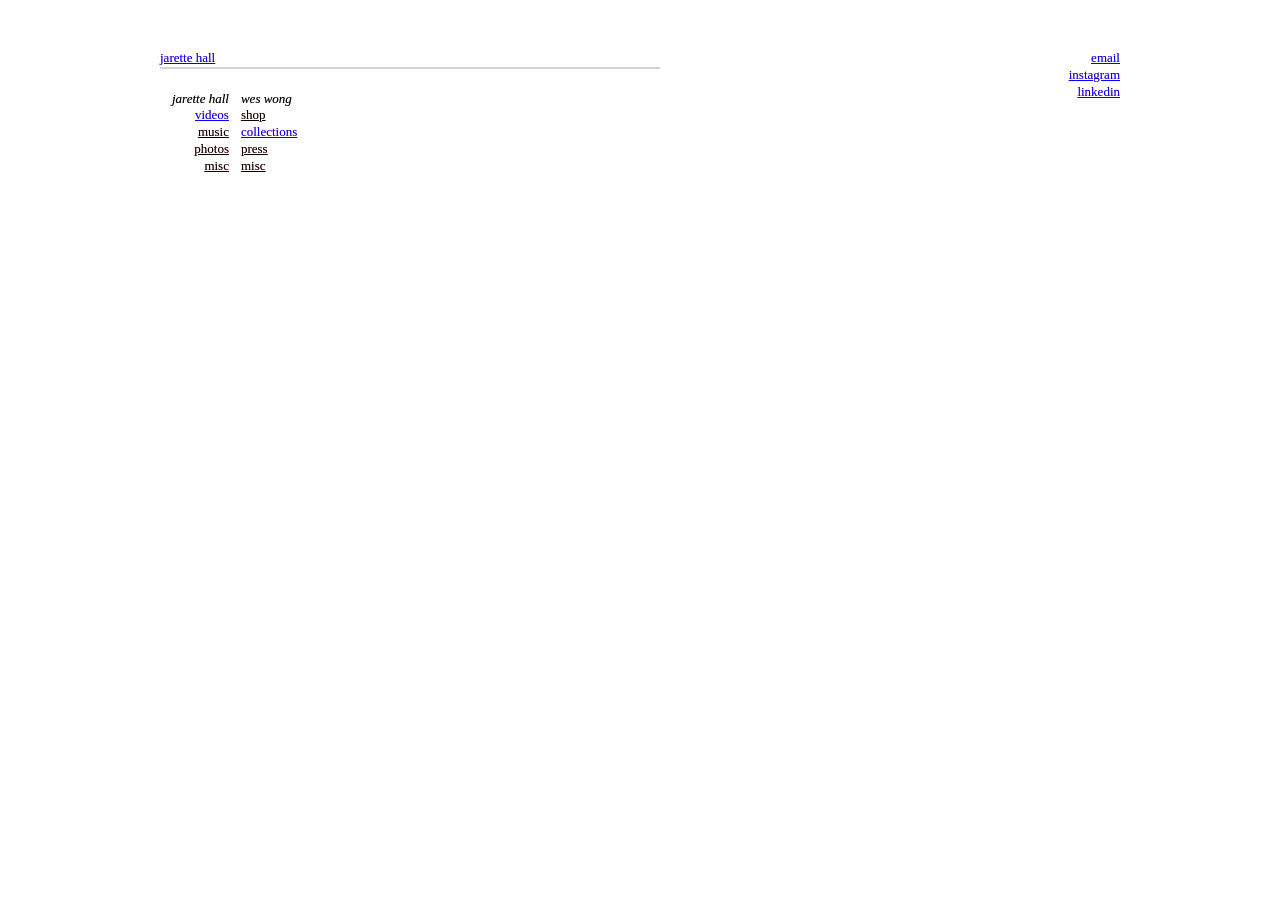
<file: index.html>
<html lang="en">
<head>
	<meta charset="utf-8" />
	<link rel="icon" href="/favicon.ico" />
	<meta name="viewport" content="width=device-width, initial-scale=1" />
	<meta name="theme-color" content="#000000" />
	<meta name="description" content="jarette hall" />
	<link rel="apple-touch-icon" href="/apple-touch-icon.png" />
	<link rel="stylesheet" href="/index.css">

	<title>jarette hall</title>
</head>
<body>
<header>
	<ul>
		<li>
			<a href="mailto:jarettehall@gmail.com">email</a>
		</li>
		<li>
			<a href="https://www.instagram.com/notweswong/"> instagram </a>
		</li>
		<li>
			<a href="https://linkedin.com/in/jarettehall/"> linkedin </a>
		</li>
	</ul>
</header>
<main>
	<h1><a href="/">jarette hall</a></h1>

	<div style="display: flex">
		<div style="text-align: right">
			<ul>
				<li style="font-style: italic">jarette hall</li>
				<li><a href="/videos">videos</a></li>	
				<li><a>music</a></li>
				<li><a>photos</a></li>
				<li><a>misc</a></li>
			</ul>
		</div>

		<div>
			<ul>
				<li style="font-style: italic">wes wong</li>
				<li><a>shop</a></li>
				<li><a href="/collections">collections</a></li>
				<li><a>press</a></li>
				<li><a>misc</a></li>
			</ul>
		</div>
	</div>
</main>
</body>
</html>
</file>
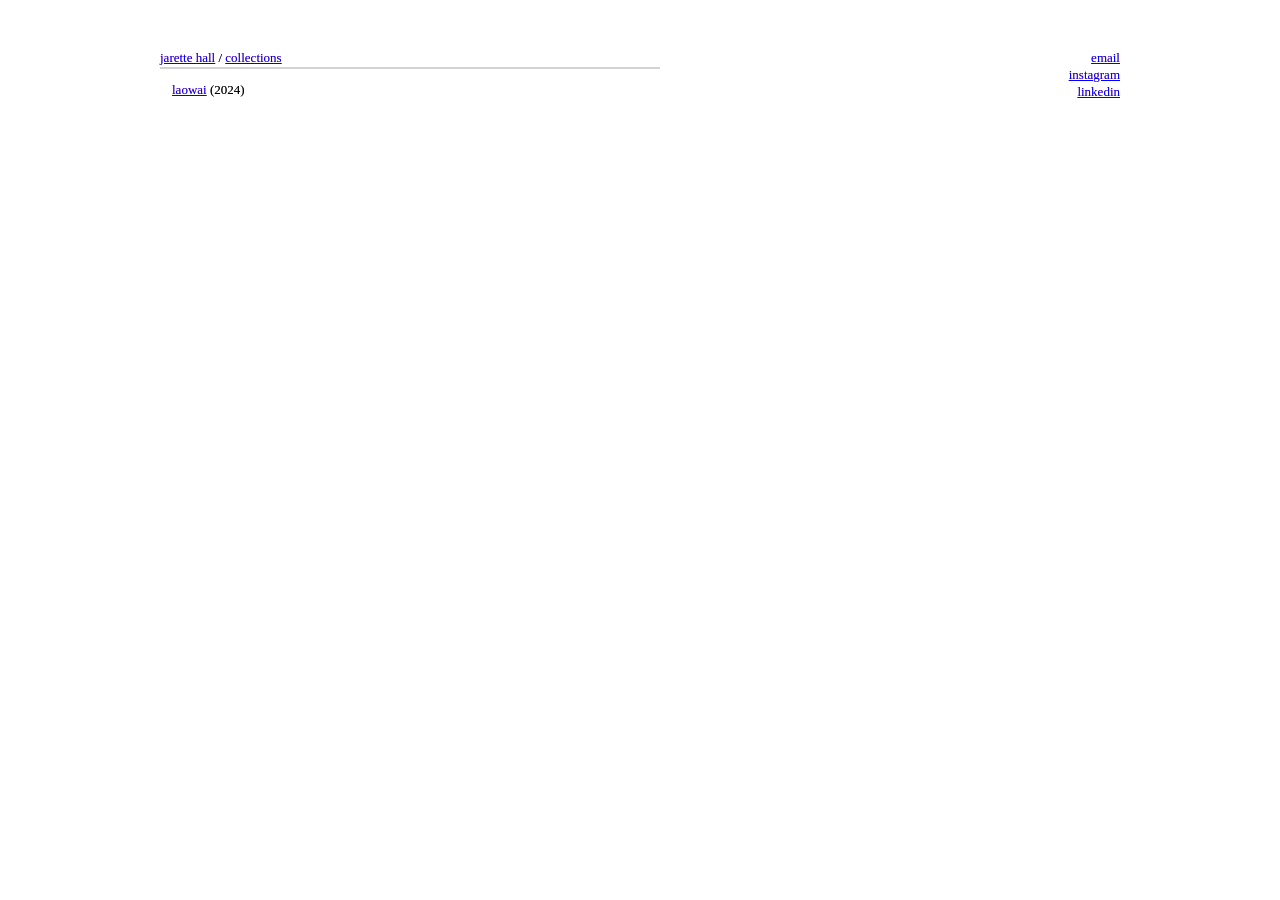
<file: collections/index.html>
<html lang="en">
<head>
	<meta charset="utf-8" />
	<link rel="icon" href="/favicon.ico" />
	<meta name="viewport" content="width=device-width, initial-scale=1" />
	<meta name="theme-color" content="#000000" />
	<meta name="description" content="jarette hall" />
	<link rel="apple-touch-icon" href="/apple-touch-icon.png" />
	<link rel="stylesheet" href="/index.css">

	<title>jarette hall / collections</title>
</head>
<body>
<header>
	<ul>
		<li>
			<a href="mailto:jarettehall@gmail.com">email</a>
		</li>
		<li>
			<a href="https://www.instagram.com/notweswong/"> instagram </a>
		</li>
		<li>
			<a href="https://linkedin.com/in/jarettehall/"> linkedin </a>
		</li>
	</ul>
</header>
<main>
	<h1><a href="/">jarette hall</a> / <a href="/collections">collections</a></h1>
<ul>
	<li>
		<a href="/collections/laowai">laowai</a> (2024)
	</li>
</ul>
</main>
</body>
</html>
</file>
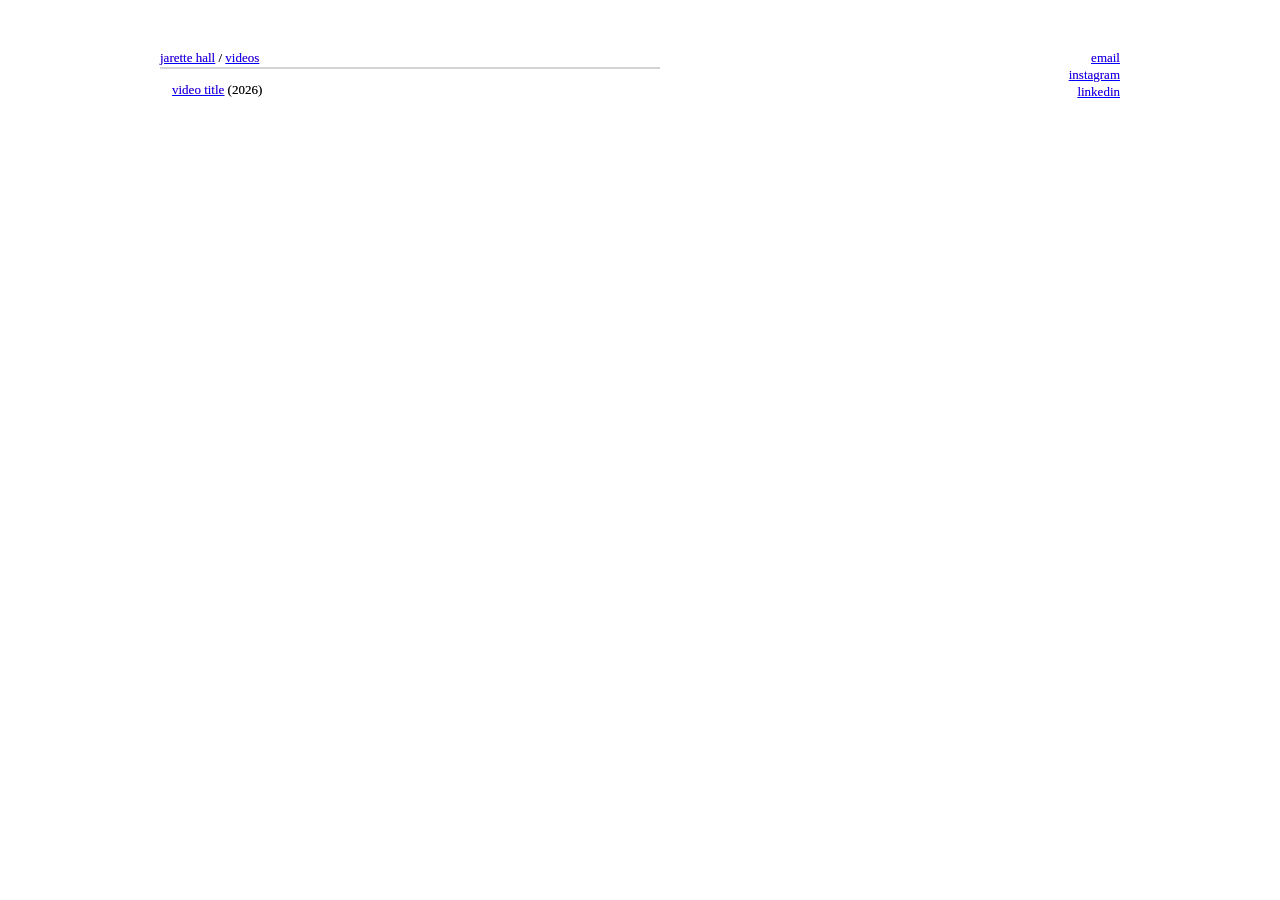
<file: videos/index.html>
<html lang="en">

<head>
	<meta charset="utf-8" />
	<link rel="icon" href="/favicon.ico" />

	<meta name="viewport" content="width=device-width, initial-scale=1" />

	<meta name="theme-color" content="#000000" />

	<meta name="description" content="jarette hall / videos" />

	<link rel="apple-touch-icon" href="/apple-touch-icon.png" />

	<link rel="stylesheet" href="/index.css">

	<title>jarette hall / videos</title>

</head>

<body>

<header>

	<ul>

		<li>

			<a href="mailto:jarettehall@gmail.com">email</a>

		</li>

		<li>
			<a href="https://www.instagram.com/notweswong/"> instagram </a>

		</li>

		<li>

			<a href="https://linkedin.com/in/jarettehall/"> linkedin </a>

		</li>

	</ul>

</header>

<main>

	<h1><a href="/">jarette hall</a> / <a href="/videos">videos</a></h1>

	<ul>
		<li><a href="">video title</a> (2026)</li>
	</ul>

</main>

</body>

</html>
</file>
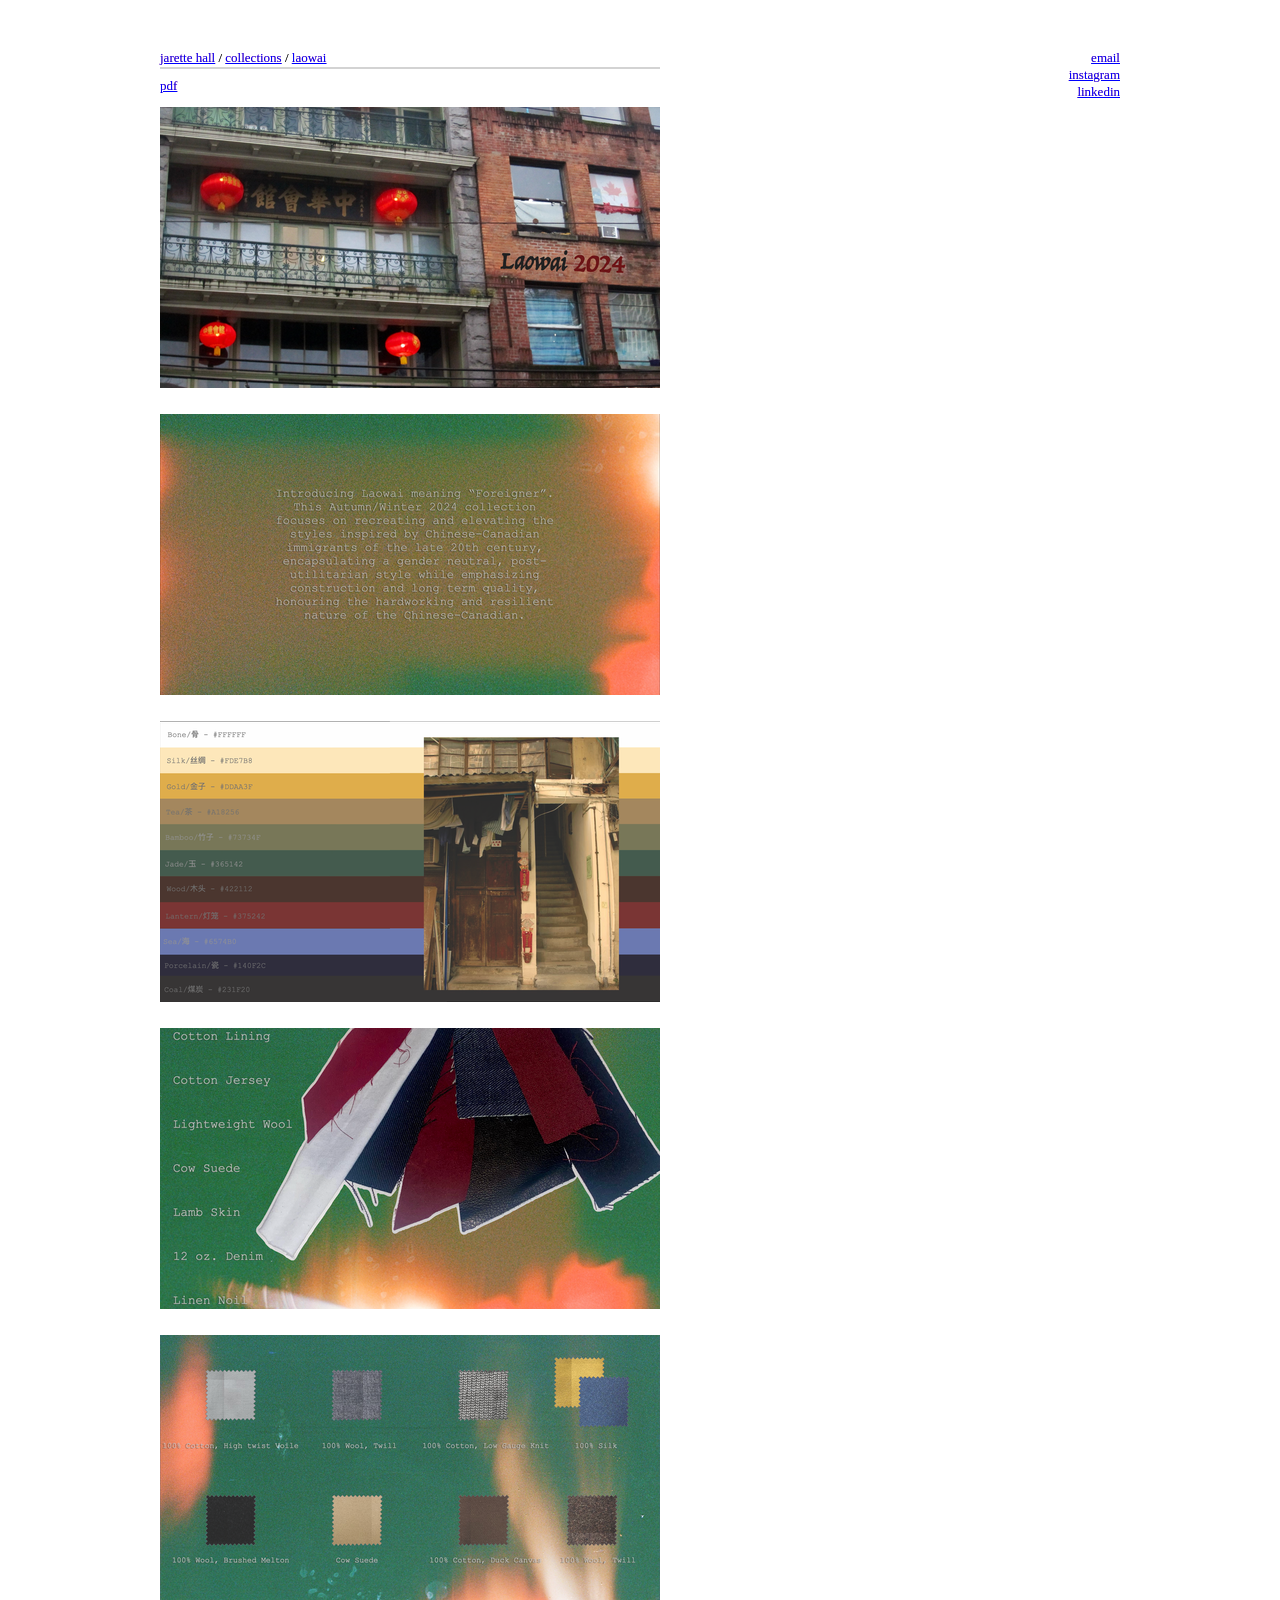
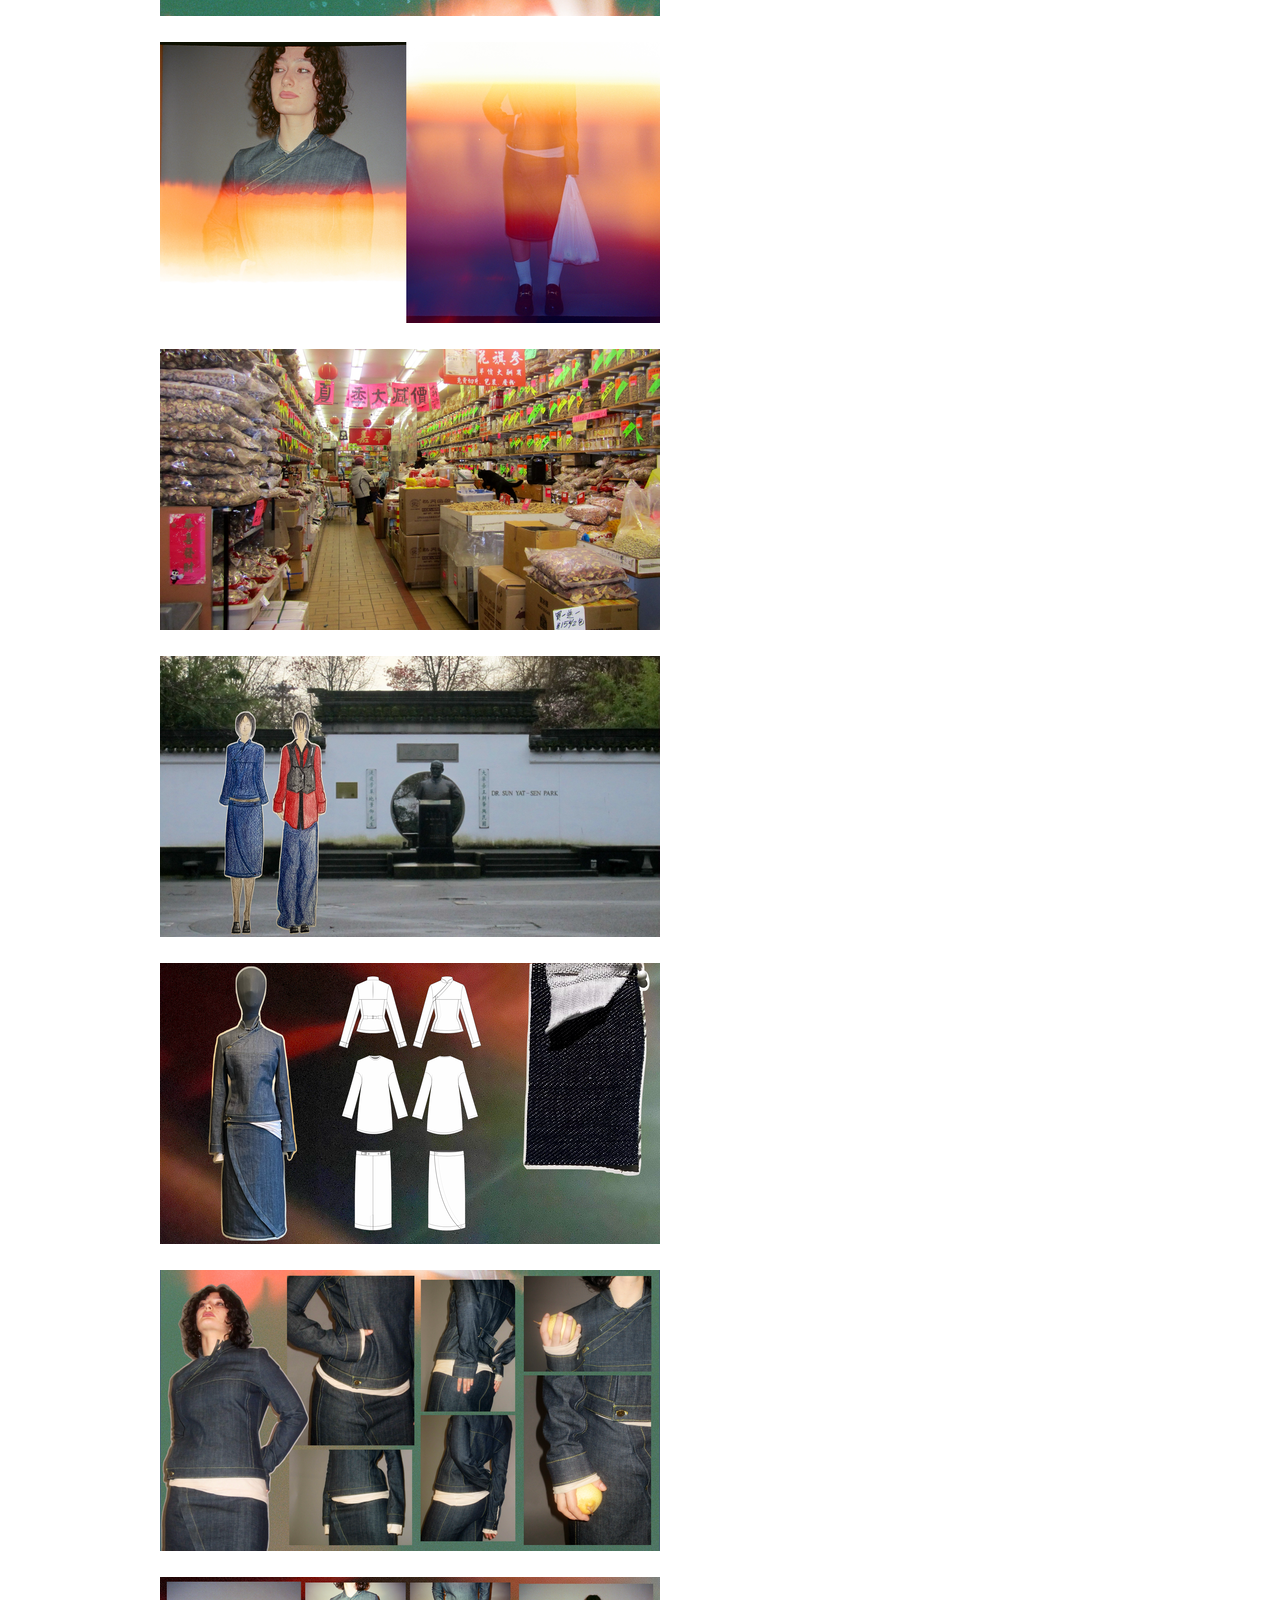
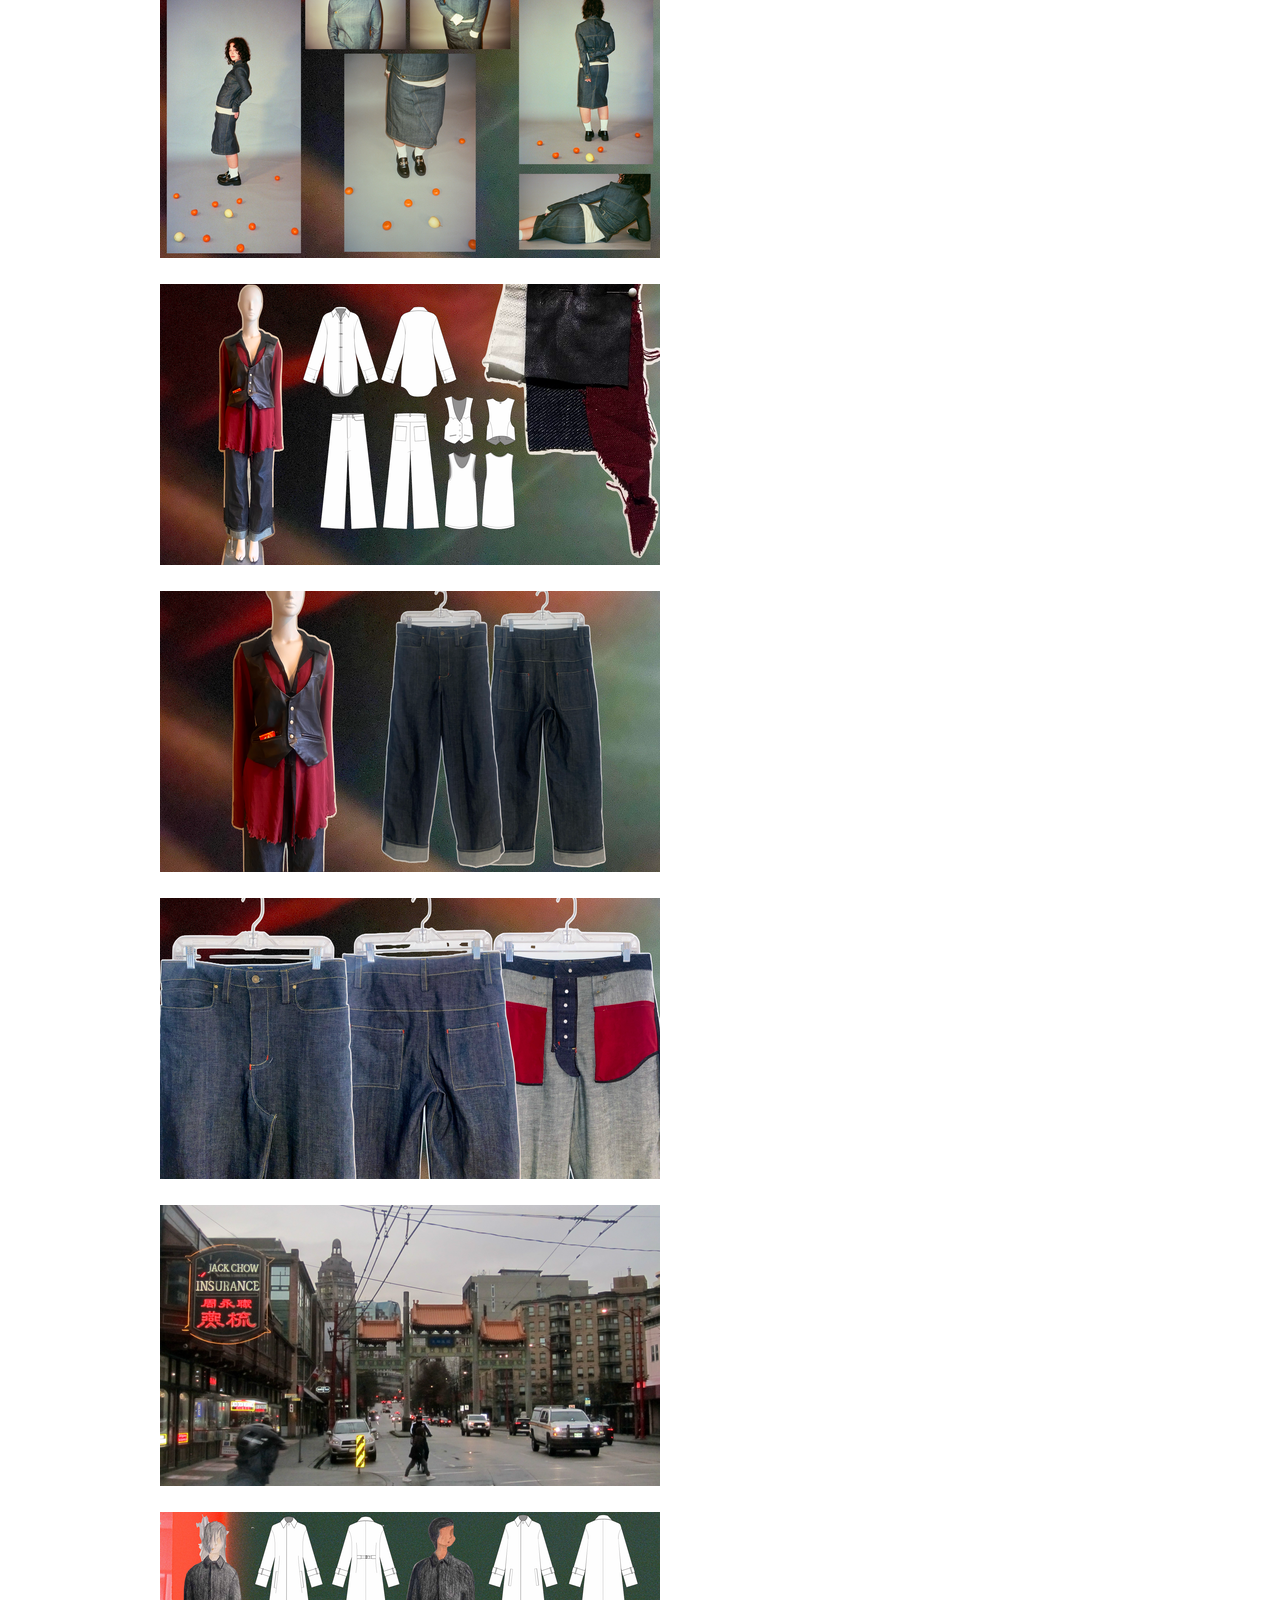
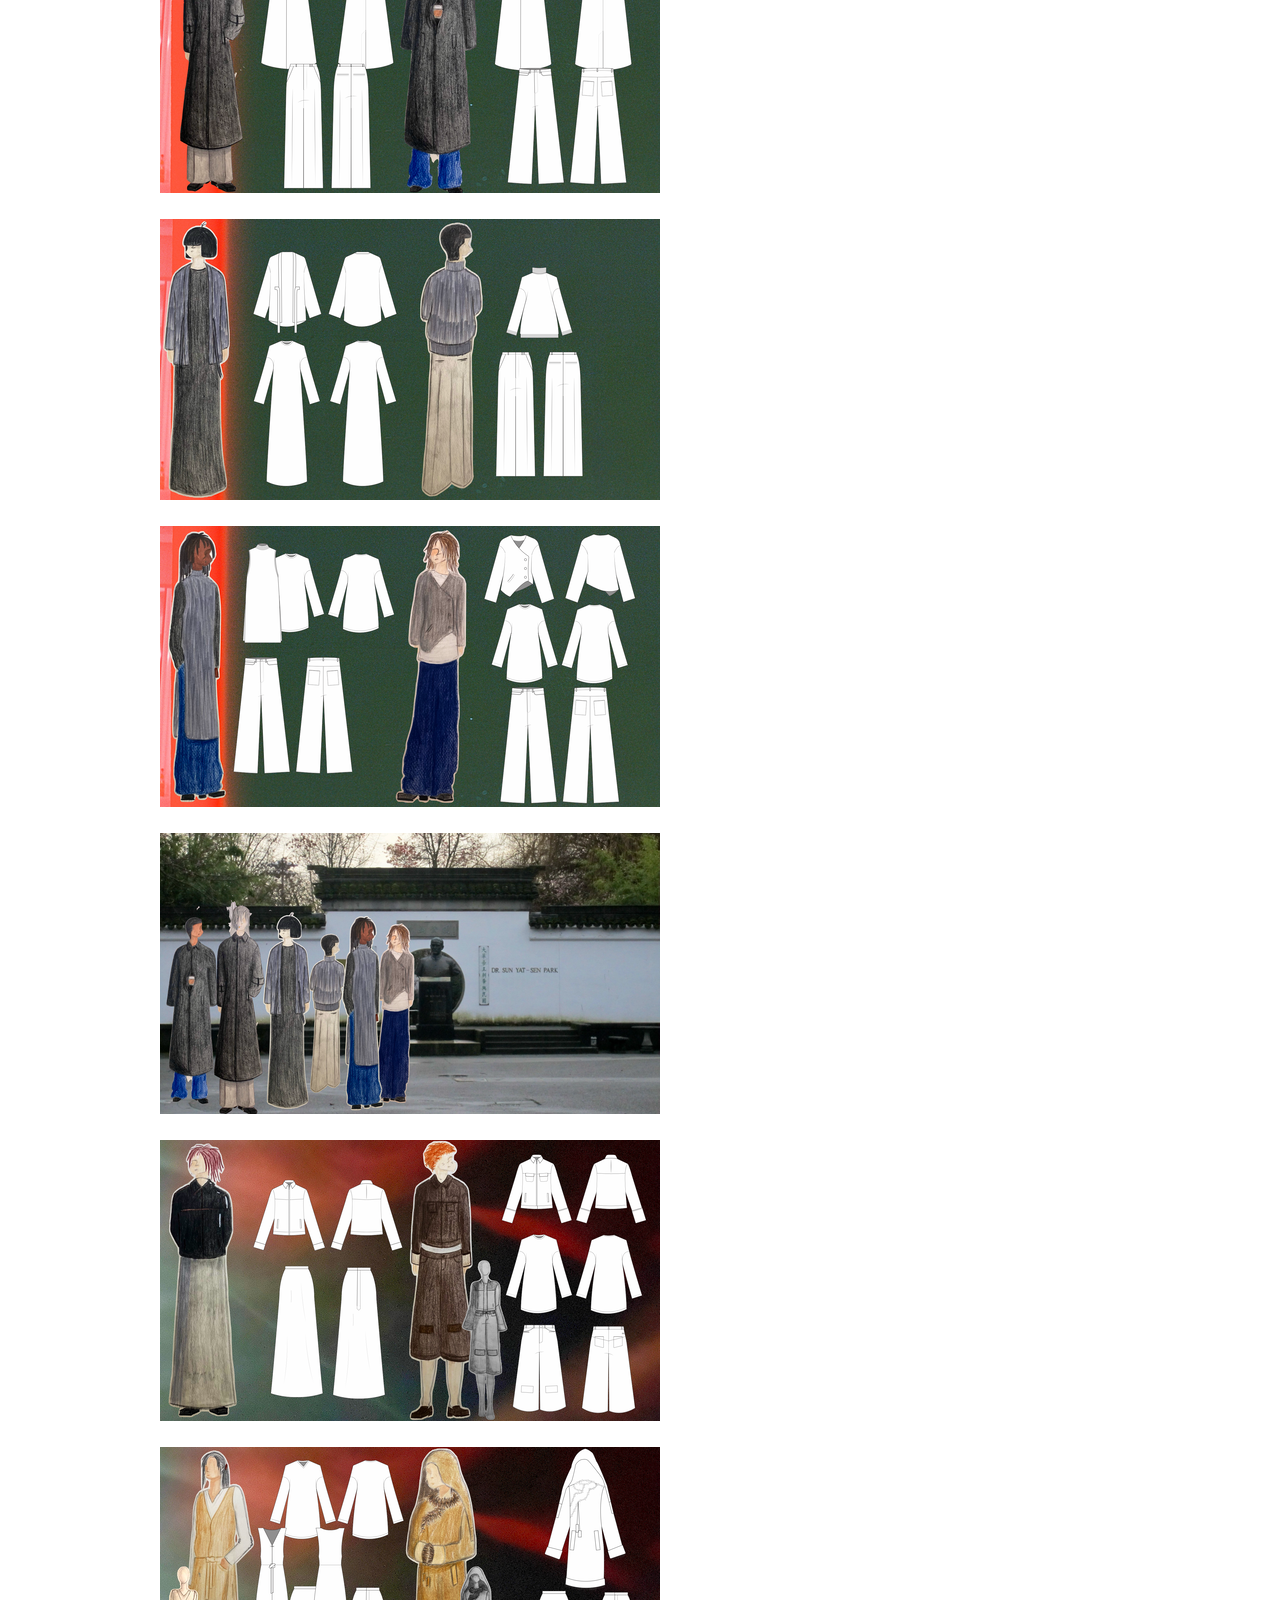
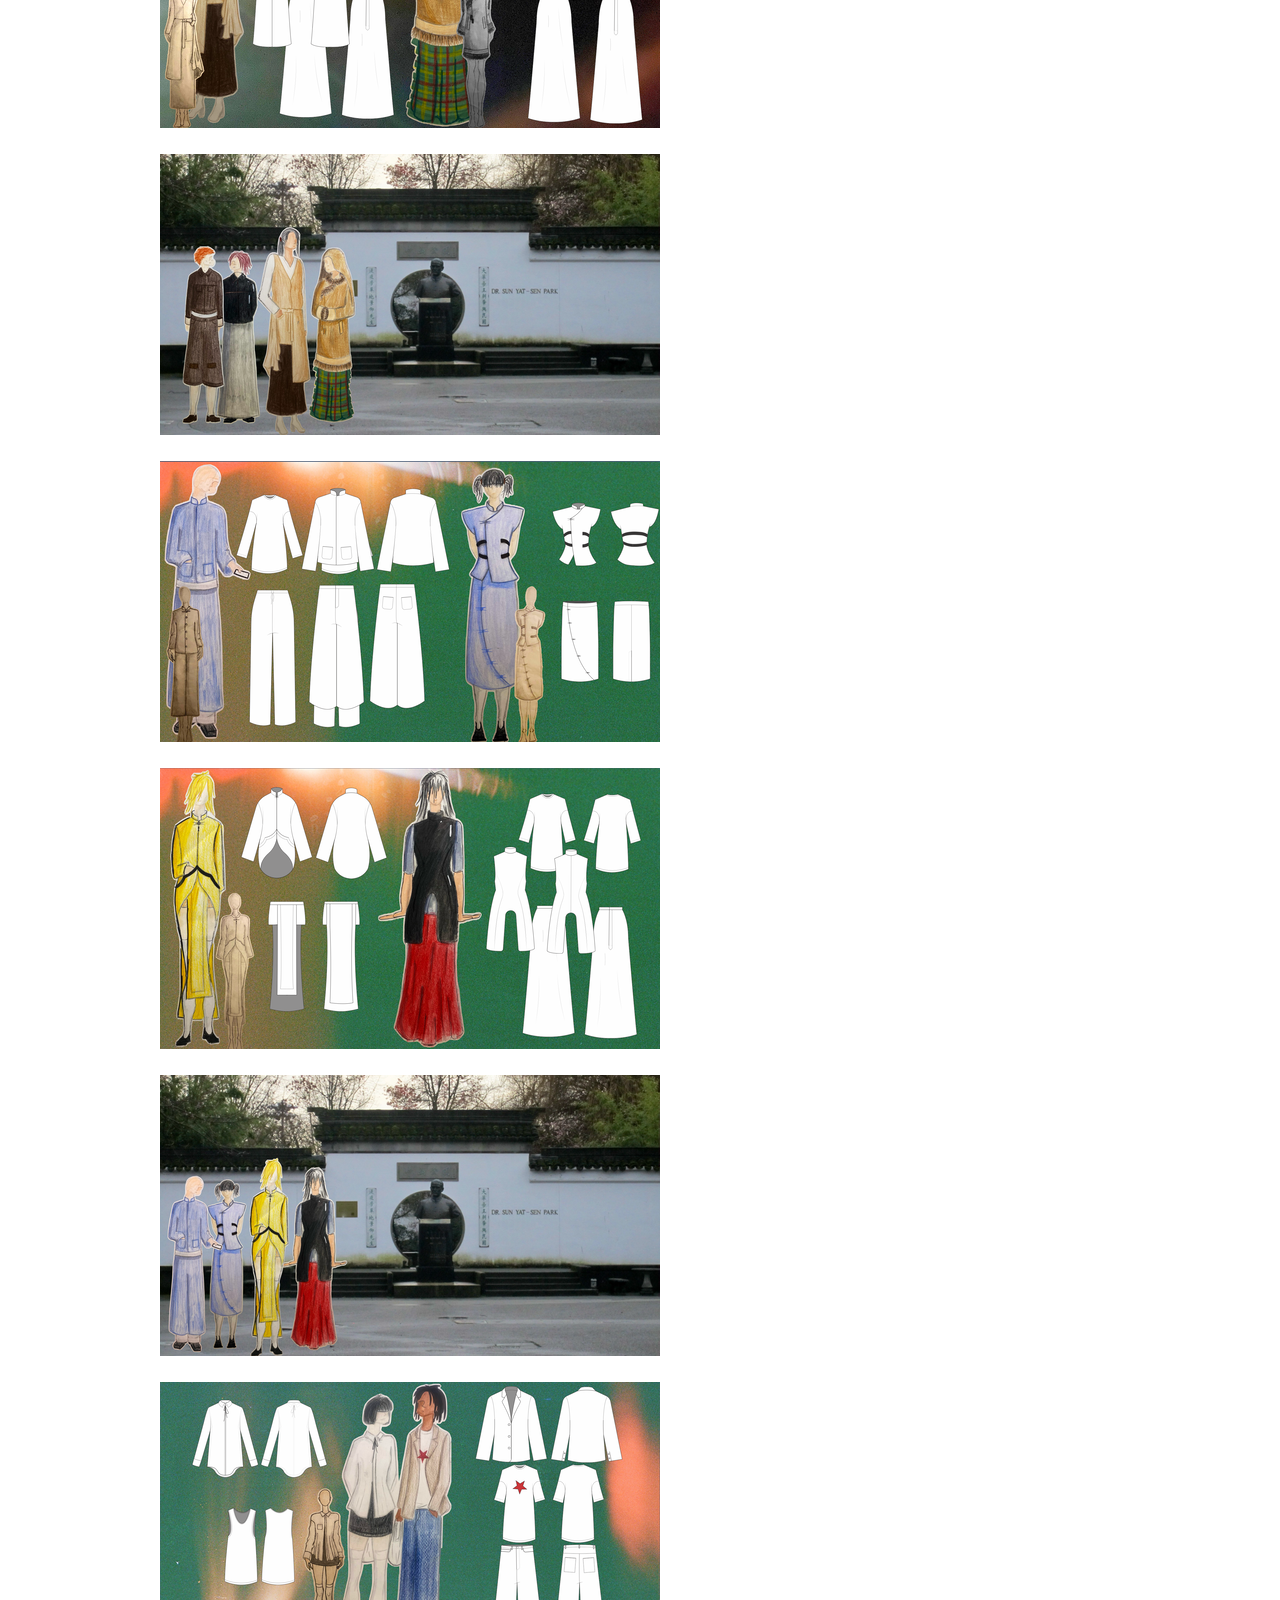
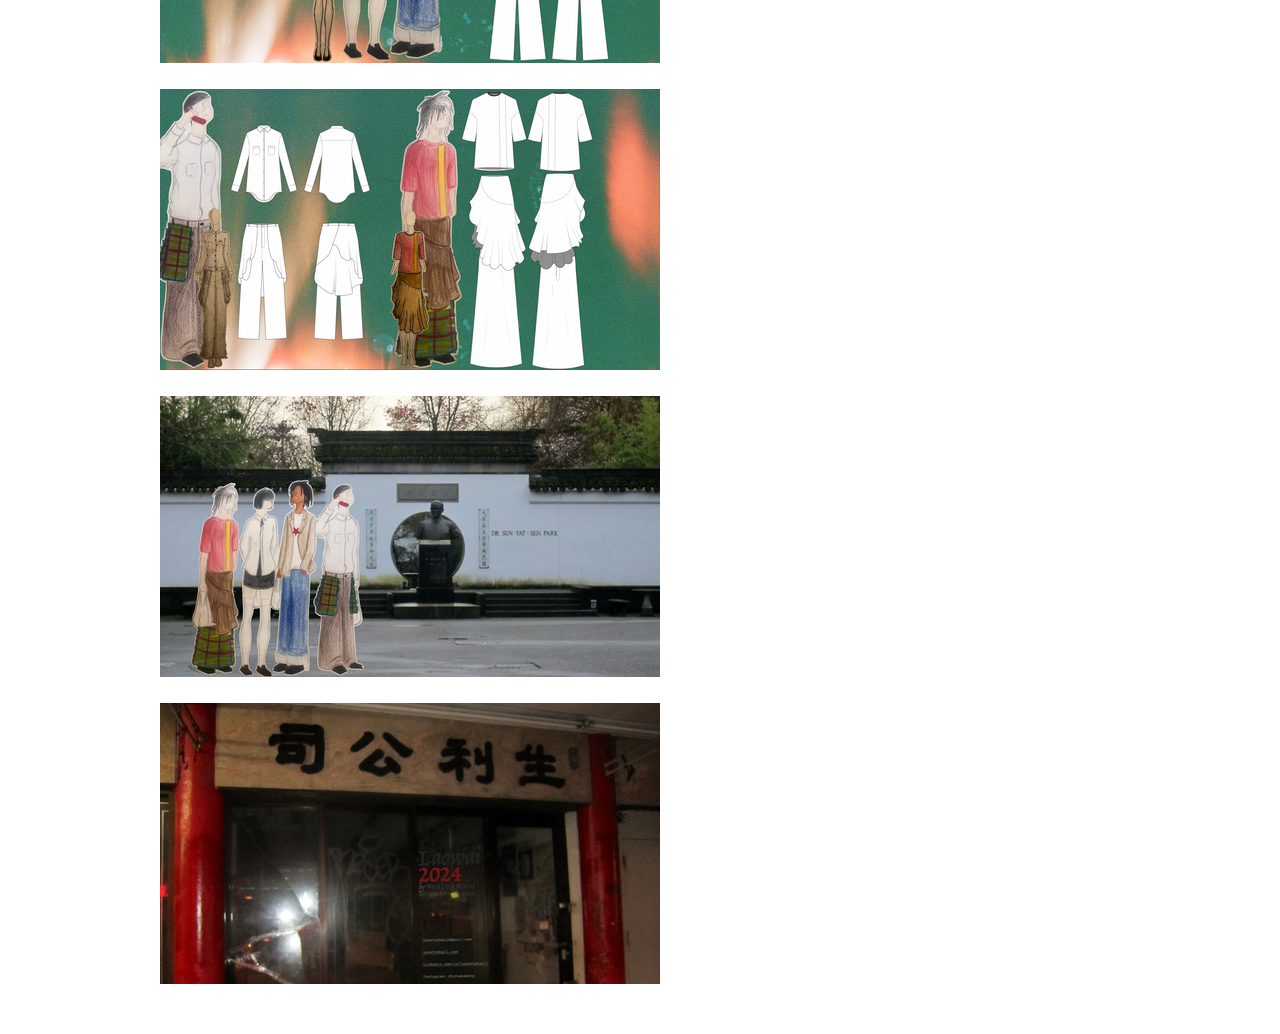
<file: collections/laowai/index.html>
<html lang="en">
<head>
	<meta charset="utf-8" />
	<link rel="icon" href="/favicon.ico" />
	<meta name="viewport" content="width=device-width, initial-scale=1" />
	<meta name="theme-color" content="#000000" />
	<meta name="description" content="jarette hall" />
	<link rel="apple-touch-icon" href="/apple-touch-icon.png" />
	<link rel="stylesheet" href="/index.css">

	<title>jarette hall / collections / laowai</title>
</head>
<body>
<header>
	<ul>
		<li>
			<a href="mailto:jarettehall@gmail.com">email</a>
		</li>
		<li>
			<a href="https://www.instagram.com/notweswong/"> instagram </a>
		</li>
		<li>
			<a href="https://linkedin.com/in/jarettehall/"> linkedin </a>
		</li>
	</ul>
</header>
<main>
	<h1><a href="/">jarette hall</a> / <a href="/collections">collections</a> / <a href="/collections/laowai">laowai</a></h1>
	<a href="https://github.com/braxtonhall/jarettehall/releases/download/laowai.v2.pdf/laowai.v2.pdf">pdf</a>
	<a href="png/large/01.png"><img src="png/small/01.png" alt="laowai page 01"></a>
	<a href="png/large/02.png"><img src="png/small/02.png" alt="laowai page 02"></a>
	<a href="png/large/03.png"><img src="png/small/03.png" alt="laowai page 03"></a>
	<a href="png/large/04.png"><img src="png/small/04.png" alt="laowai page 04"></a>
	<a href="png/large/05.png"><img src="png/small/05.png" alt="laowai page 05"></a>
	<a href="png/large/06.png"><img src="png/small/06.png" alt="laowai page 06"></a>
	<a href="png/large/07.png"><img src="png/small/07.png" alt="laowai page 07"></a>
	<a href="png/large/08.png"><img src="png/small/08.png" alt="laowai page 08"></a>
	<a href="png/large/09.png"><img src="png/small/09.png" alt="laowai page 09"></a>
	<a href="png/large/10.png"><img src="png/small/10.png" alt="laowai page 10"></a>
	<a href="png/large/11.png"><img src="png/small/11.png" alt="laowai page 11"></a>
	<a href="png/large/12.png"><img src="png/small/12.png" alt="laowai page 12"></a>
	<a href="png/large/13.png"><img src="png/small/13.png" alt="laowai page 13"></a>
	<a href="png/large/14.png"><img src="png/small/14.png" alt="laowai page 14"></a>
	<a href="png/large/15.png"><img src="png/small/15.png" alt="laowai page 15"></a>
	<a href="png/large/16.png"><img src="png/small/16.png" alt="laowai page 16"></a>
	<a href="png/large/17.png"><img src="png/small/17.png" alt="laowai page 17"></a>
	<a href="png/large/18.png"><img src="png/small/18.png" alt="laowai page 18"></a>
	<a href="png/large/19.png"><img src="png/small/19.png" alt="laowai page 19"></a>
	<a href="png/large/20.png"><img src="png/small/20.png" alt="laowai page 20"></a>
	<a href="png/large/21.png"><img src="png/small/21.png" alt="laowai page 21"></a>
	<a href="png/large/22.png"><img src="png/small/22.png" alt="laowai page 22"></a>
	<a href="png/large/23.png"><img src="png/small/23.png" alt="laowai page 23"></a>
	<a href="png/large/24.png"><img src="png/small/24.png" alt="laowai page 24"></a>
	<a href="png/large/25.png"><img src="png/small/25.png" alt="laowai page 25"></a>
	<a href="png/large/26.png"><img src="png/small/26.png" alt="laowai page 26"></a>
	<a href="png/large/27.png"><img src="png/small/27.png" alt="laowai page 27"></a>
	<a href="png/large/28.png"><img src="png/small/28.png" alt="laowai page 28"></a>
	<a href="png/large/29.png"><img src="png/small/29.png" alt="laowai page 29"></a>
</main>
</body>
</html>
</file>
<file: index.css>
body {
    margin: 50px auto;
    max-width: 1000px;
    position: relative;
    text-shadow: 0 0 0.1px rgba(0, 0, 0, 0.5);
    text-rendering: optimizeLegibility;
    font:
            0.9em/1.3em Georgia,
            serif;
    -webkit-font-smoothing: subpixel-antialiased;
    -moz-osx-font-smoothing: grayscale;
}

a,
a:visited,
a:hover {
    color: blue;
    text-shadow: 0 0 0.1px rgba(255, 0, 0, 0.5);
}

a:not([href]) {
    color: black;
    text-decoration: underline;
    position: relative;
}

a:not([href])::after {
    visibility: hidden;
    width: 50px;
    border: double;
    background-color: white;
    color: black;
    text-align: center;
    position: absolute;
    z-index: 1;
    content: 'soon';
    pointer-events: none;

    left: 105%;
}

a:hover:not([href])::after {
    visibility: visible;
}

blockquote {
    margin-inline-start: 5px;
    margin-inline-end: 5px;
    color: gray;
}

main {
    max-width: 500px;
    margin: 0 20px;
    margin-top: 25px;
}

h1,
h2,
h3,
li,
summary,
p,
body {
    font-weight: normal;
    font-size: 13px;
}

summary {
    font-style: italic;
}

header,
footer {
    text-align: right;
    margin: 0;
    margin-right: 20px;
}

ul {
    list-style-type: none;
}

ul {
    padding-inline-start: 12px;
}

ol {
    padding-inline-start: 12px;
}

header li {
    list-style: none;
}

@media only screen and (min-width: 600px) {
    header,
    footer {
        position: absolute;
        right: 0;
    }

    header {
        top: 0;
    }

    footer {
        bottom: 0;
    }

    main {
        margin-top: 0;
        margin-right: 200px;
    }
}

header > * {
    margin: 0;
}

main > h1:after {
    content: " ";
    display: block;
    border: 0.1px solid lightgray;
}

img {
    margin: 1em auto 2em auto;
    max-width: 100%;
    display: block;
}
</file>
